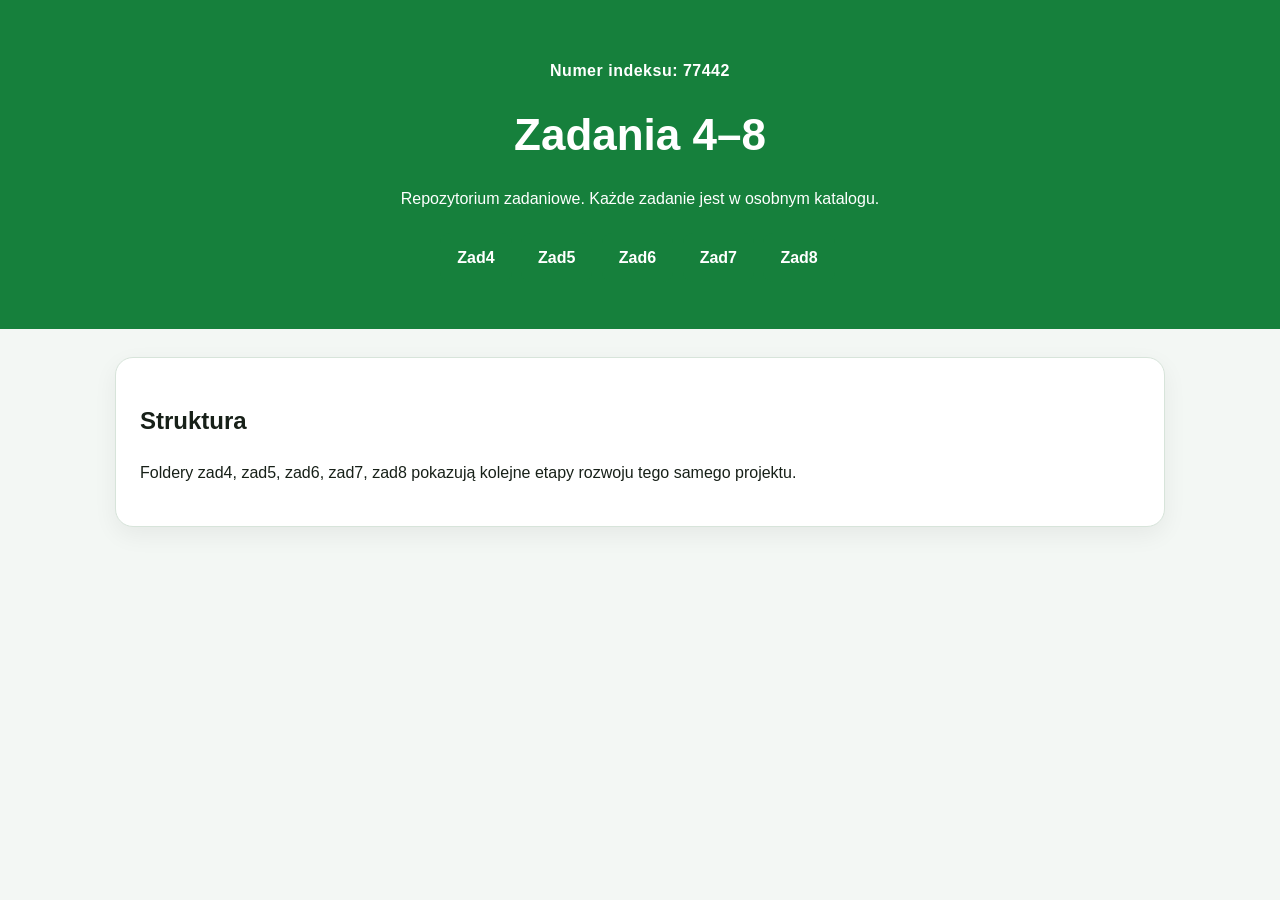
<file: index.html>
<!DOCTYPE html>
<html lang="pl">
<head>
  <meta charset="UTF-8">
  <title>Zadania 4-8 - 77442</title>
  <link rel="stylesheet" href="style.css">
</head>
<body>
  <header class="header">
    <p class="index">Numer indeksu: 77442</p>
    <h1>Zadania 4–8</h1>
    <p>Repozytorium zadaniowe. Każde zadanie jest w osobnym katalogu.</p>
    <a class="link-button" href="zad4/">Zad4</a>
    <a class="link-button" href="zad5/">Zad5</a>
    <a class="link-button" href="zad6/">Zad6</a>
    <a class="link-button" href="zad7/">Zad7</a>
    <a class="link-button" href="zad8/">Zad8</a>
  </header>
  <main class="container">
    <section class="section">
      <h2>Struktura</h2>
      <p>Foldery zad4, zad5, zad6, zad7, zad8 pokazują kolejne etapy rozwoju tego samego projektu.</p>
    </section>
  </main>
</body>
</html>
</file>
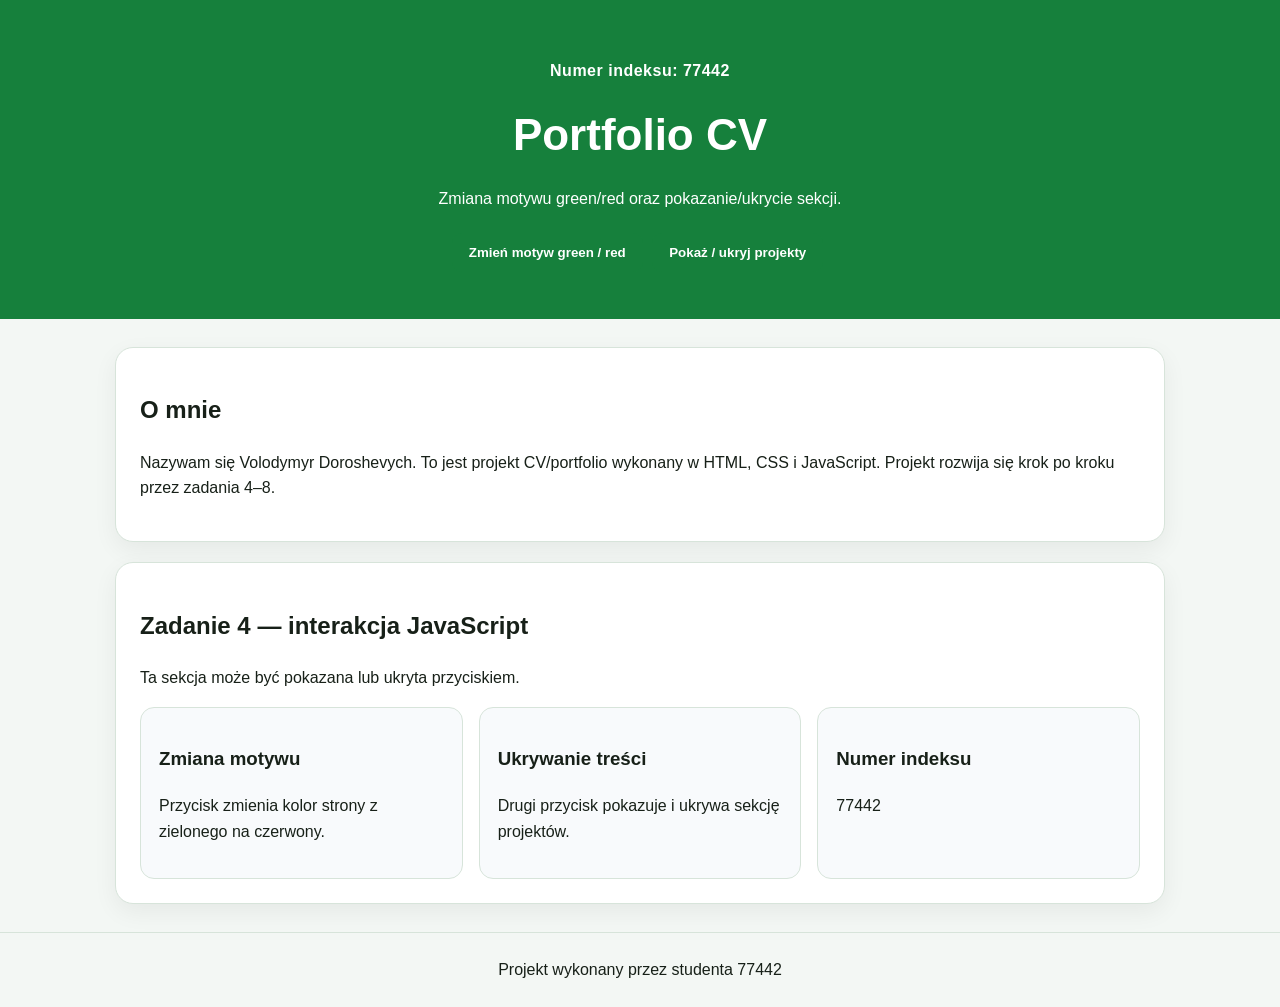
<file: zad4/index.html>
<!DOCTYPE html>
<html lang="pl">
<head>
  <meta charset="UTF-8">
  <meta name="viewport" content="width=device-width, initial-scale=1.0">
  <title>Zadanie 4 - 77442</title>
  <link rel="stylesheet" href="../style.css">
</head>
<body>
  <!-- Numer indeksu w kodzie: 77442 -->
  <header class="header">
    <p class="index">Numer indeksu: 77442</p>
    <h1>Portfolio CV</h1>
    <p>Zmiana motywu green/red oraz pokazanie/ukrycie sekcji.</p>
    <button id="themeBtn" type="button">Zmień motyw green / red</button>
    <button id="toggleProjectsBtn" type="button">Pokaż / ukryj projekty</button>
  </header>

  <main class="container">
    <section class="section">
      <h2>O mnie</h2>
      <p>
        Nazywam się Volodymyr Doroshevych. To jest projekt CV/portfolio wykonany w HTML, CSS i JavaScript.
        Projekt rozwija się krok po kroku przez zadania 4–8.
      </p>
    </section>

    <section class="section" id="projectsSection">
      <h2>Zadanie 4 — interakcja JavaScript</h2>
      <p>Ta sekcja może być pokazana lub ukryta przyciskiem.</p>
      <div class="grid">
        <article class="card">
          <h3>Zmiana motywu</h3>
          <p>Przycisk zmienia kolor strony z zielonego na czerwony.</p>
        </article>
        <article class="card">
          <h3>Ukrywanie treści</h3>
          <p>Drugi przycisk pokazuje i ukrywa sekcję projektów.</p>
        </article>
        <article class="card">
          <h3>Numer indeksu</h3>
          <p>77442</p>
        </article>
      </div>
    </section>

  </main>

  <footer class="footer">
    Projekt wykonany przez studenta 77442
  </footer>

  <script src="script.js"></script>
</body>
</html>
</file>
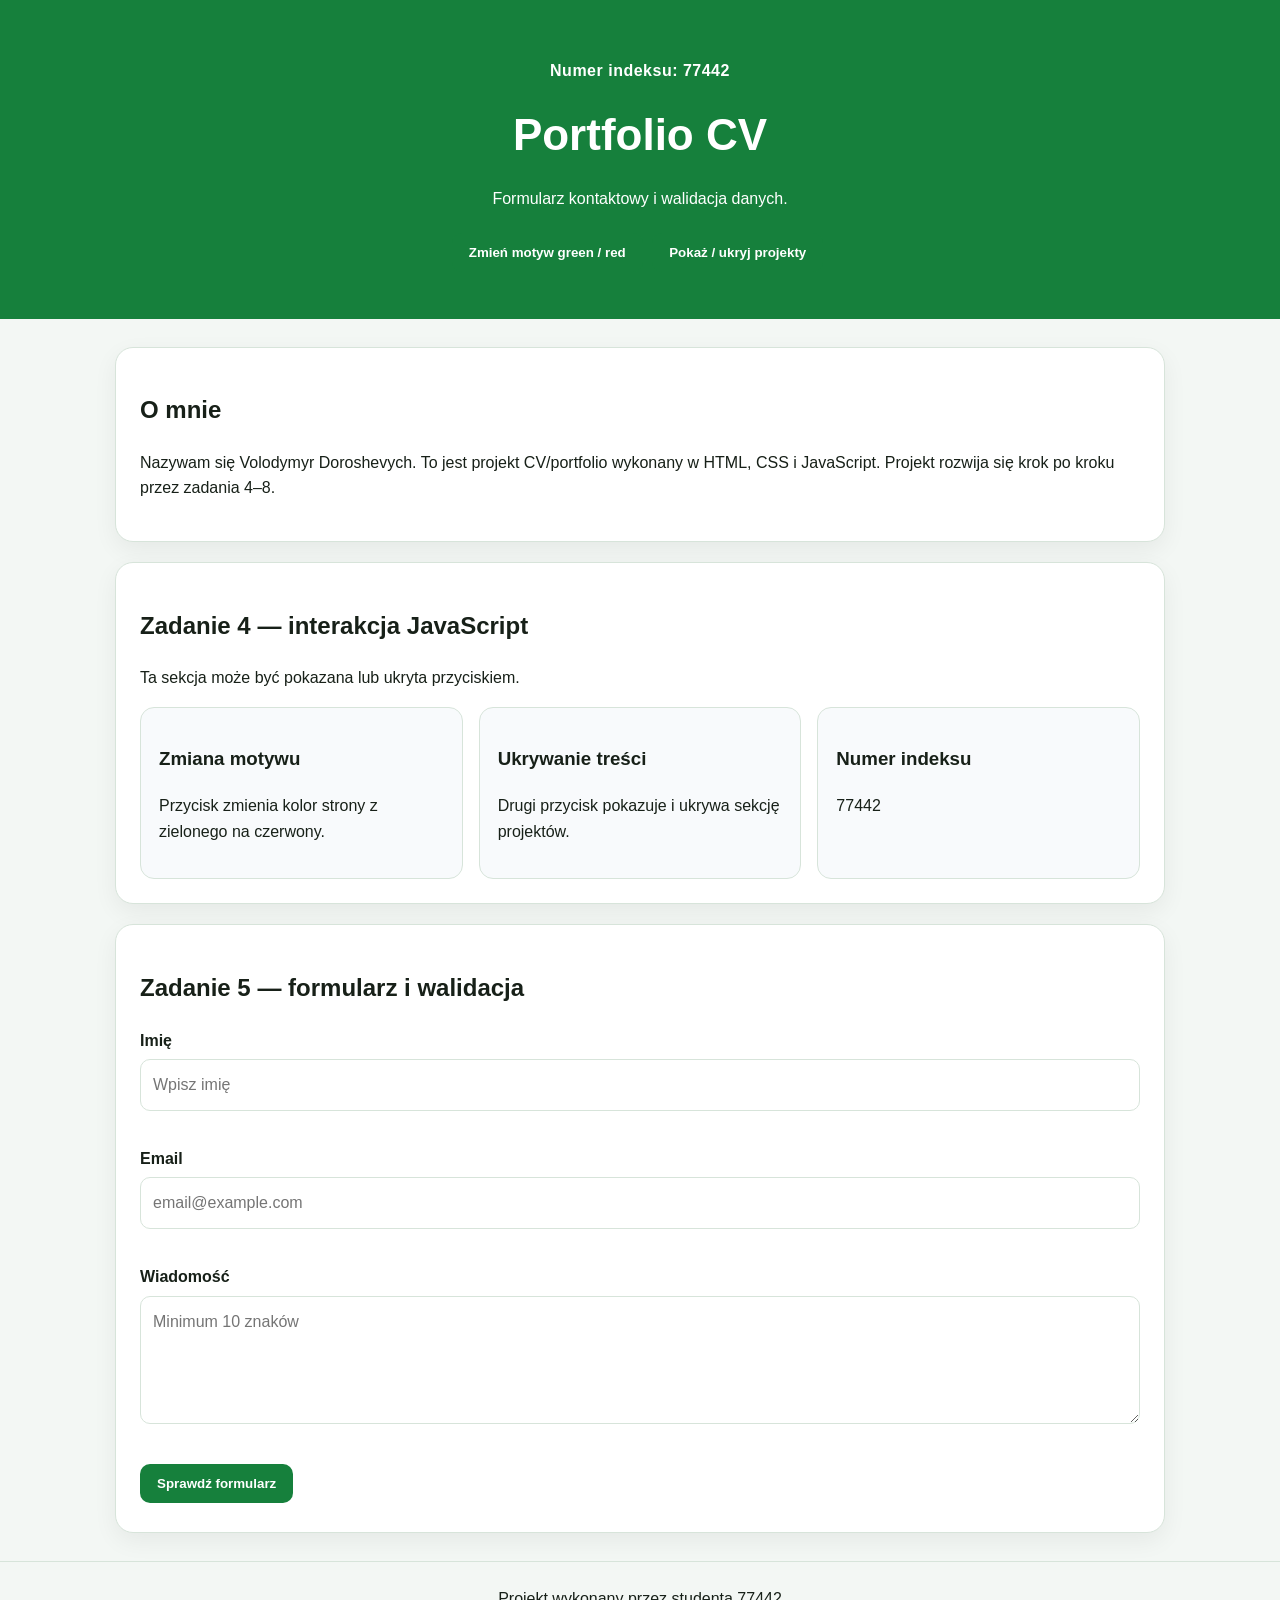
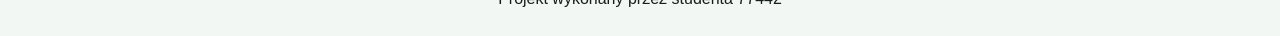
<file: zad5/index.html>
<!DOCTYPE html>
<html lang="pl">
<head>
  <meta charset="UTF-8">
  <meta name="viewport" content="width=device-width, initial-scale=1.0">
  <title>Zadanie 5 - 77442</title>
  <link rel="stylesheet" href="../style.css">
</head>
<body>
  <!-- Numer indeksu w kodzie: 77442 -->
  <header class="header">
    <p class="index">Numer indeksu: 77442</p>
    <h1>Portfolio CV</h1>
    <p>Formularz kontaktowy i walidacja danych.</p>
    <button id="themeBtn" type="button">Zmień motyw green / red</button>
    <button id="toggleProjectsBtn" type="button">Pokaż / ukryj projekty</button>
  </header>

  <main class="container">
    <section class="section">
      <h2>O mnie</h2>
      <p>
        Nazywam się Volodymyr Doroshevych. To jest projekt CV/portfolio wykonany w HTML, CSS i JavaScript.
        Projekt rozwija się krok po kroku przez zadania 4–8.
      </p>
    </section>

    <section class="section" id="projectsSection">
      <h2>Zadanie 4 — interakcja JavaScript</h2>
      <p>Ta sekcja może być pokazana lub ukryta przyciskiem.</p>
      <div class="grid">
        <article class="card">
          <h3>Zmiana motywu</h3>
          <p>Przycisk zmienia kolor strony z zielonego na czerwony.</p>
        </article>
        <article class="card">
          <h3>Ukrywanie treści</h3>
          <p>Drugi przycisk pokazuje i ukrywa sekcję projektów.</p>
        </article>
        <article class="card">
          <h3>Numer indeksu</h3>
          <p>77442</p>
        </article>
      </div>
    </section>

    <section class="section">
      <h2>Zadanie 5 — formularz i walidacja</h2>
      <form id="contactForm" novalidate>
        <label for="name">Imię</label>
        <input id="name" type="text" placeholder="Wpisz imię">
        <p class="error" id="nameError"></p>

        <label for="email">Email</label>
        <input id="email" type="email" placeholder="email@example.com">
        <p class="error" id="emailError"></p>

        <label for="message">Wiadomość</label>
        <textarea id="message" rows="4" placeholder="Minimum 10 znaków"></textarea>
        <p class="error" id="messageError"></p>

        <button type="submit">Sprawdź formularz</button>
      </form>
      <div id="formResult"></div>
    </section>

  </main>

  <footer class="footer">
    Projekt wykonany przez studenta 77442
  </footer>

  <script src="script.js"></script>
</body>
</html>
</file>
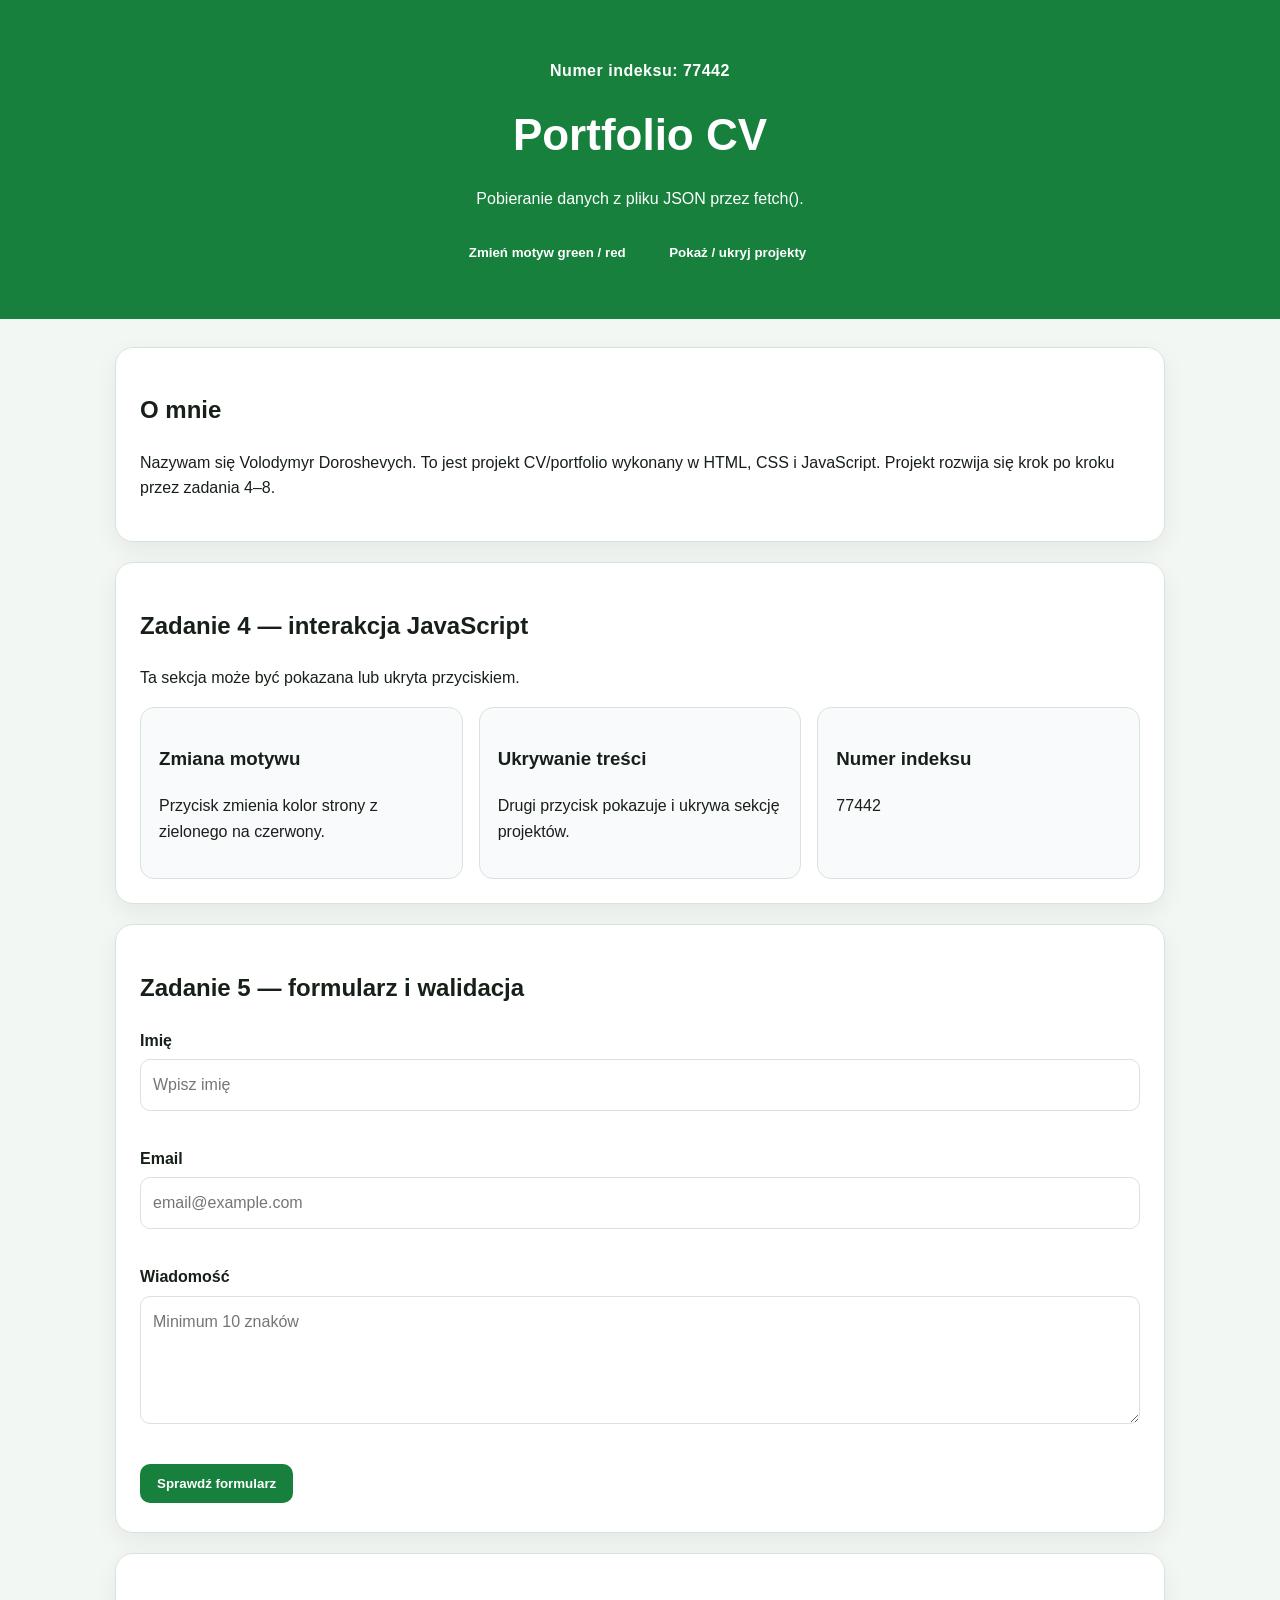
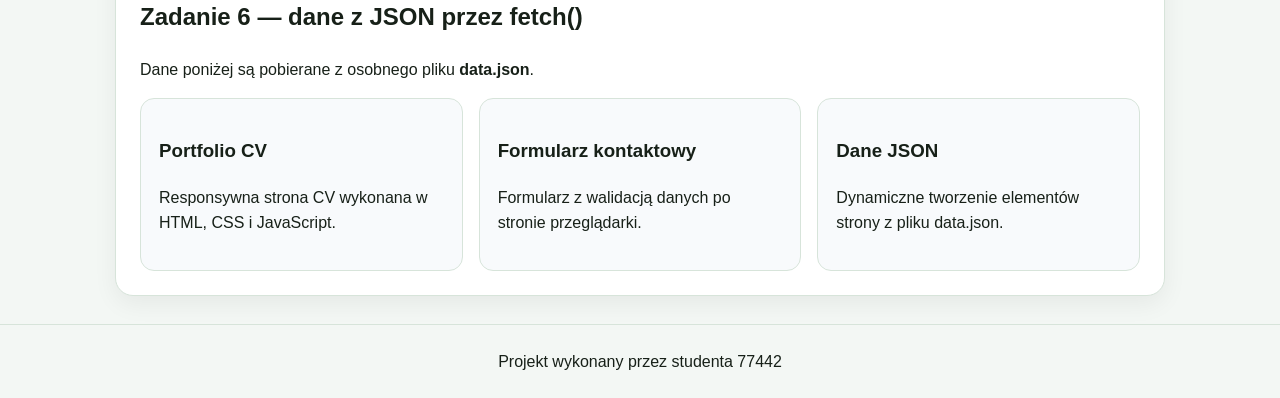
<file: zad6/index.html>
<!DOCTYPE html>
<html lang="pl">
<head>
  <meta charset="UTF-8">
  <meta name="viewport" content="width=device-width, initial-scale=1.0">
  <title>Zadanie 6 - 77442</title>
  <link rel="stylesheet" href="../style.css">
</head>
<body>
  <!-- Numer indeksu w kodzie: 77442 -->
  <header class="header">
    <p class="index">Numer indeksu: 77442</p>
    <h1>Portfolio CV</h1>
    <p>Pobieranie danych z pliku JSON przez fetch().</p>
    <button id="themeBtn" type="button">Zmień motyw green / red</button>
    <button id="toggleProjectsBtn" type="button">Pokaż / ukryj projekty</button>
  </header>

  <main class="container">
    <section class="section">
      <h2>O mnie</h2>
      <p>
        Nazywam się Volodymyr Doroshevych. To jest projekt CV/portfolio wykonany w HTML, CSS i JavaScript.
        Projekt rozwija się krok po kroku przez zadania 4–8.
      </p>
    </section>

    <section class="section" id="projectsSection">
      <h2>Zadanie 4 — interakcja JavaScript</h2>
      <p>Ta sekcja może być pokazana lub ukryta przyciskiem.</p>
      <div class="grid">
        <article class="card">
          <h3>Zmiana motywu</h3>
          <p>Przycisk zmienia kolor strony z zielonego na czerwony.</p>
        </article>
        <article class="card">
          <h3>Ukrywanie treści</h3>
          <p>Drugi przycisk pokazuje i ukrywa sekcję projektów.</p>
        </article>
        <article class="card">
          <h3>Numer indeksu</h3>
          <p>77442</p>
        </article>
      </div>
    </section>

    <section class="section">
      <h2>Zadanie 5 — formularz i walidacja</h2>
      <form id="contactForm" novalidate>
        <label for="name">Imię</label>
        <input id="name" type="text" placeholder="Wpisz imię">
        <p class="error" id="nameError"></p>

        <label for="email">Email</label>
        <input id="email" type="email" placeholder="email@example.com">
        <p class="error" id="emailError"></p>

        <label for="message">Wiadomość</label>
        <textarea id="message" rows="4" placeholder="Minimum 10 znaków"></textarea>
        <p class="error" id="messageError"></p>

        <button type="submit">Sprawdź formularz</button>
      </form>
      <div id="formResult"></div>
    </section>

    <section class="section">
      <h2>Zadanie 6 — dane z JSON przez fetch()</h2>
      <p>Dane poniżej są pobierane z osobnego pliku <strong>data.json</strong>.</p>
      <div class="grid" id="jsonProjects"></div>
    </section>

  </main>

  <footer class="footer">
    Projekt wykonany przez studenta 77442
  </footer>

  <script src="script.js"></script>
</body>
</html>
</file>
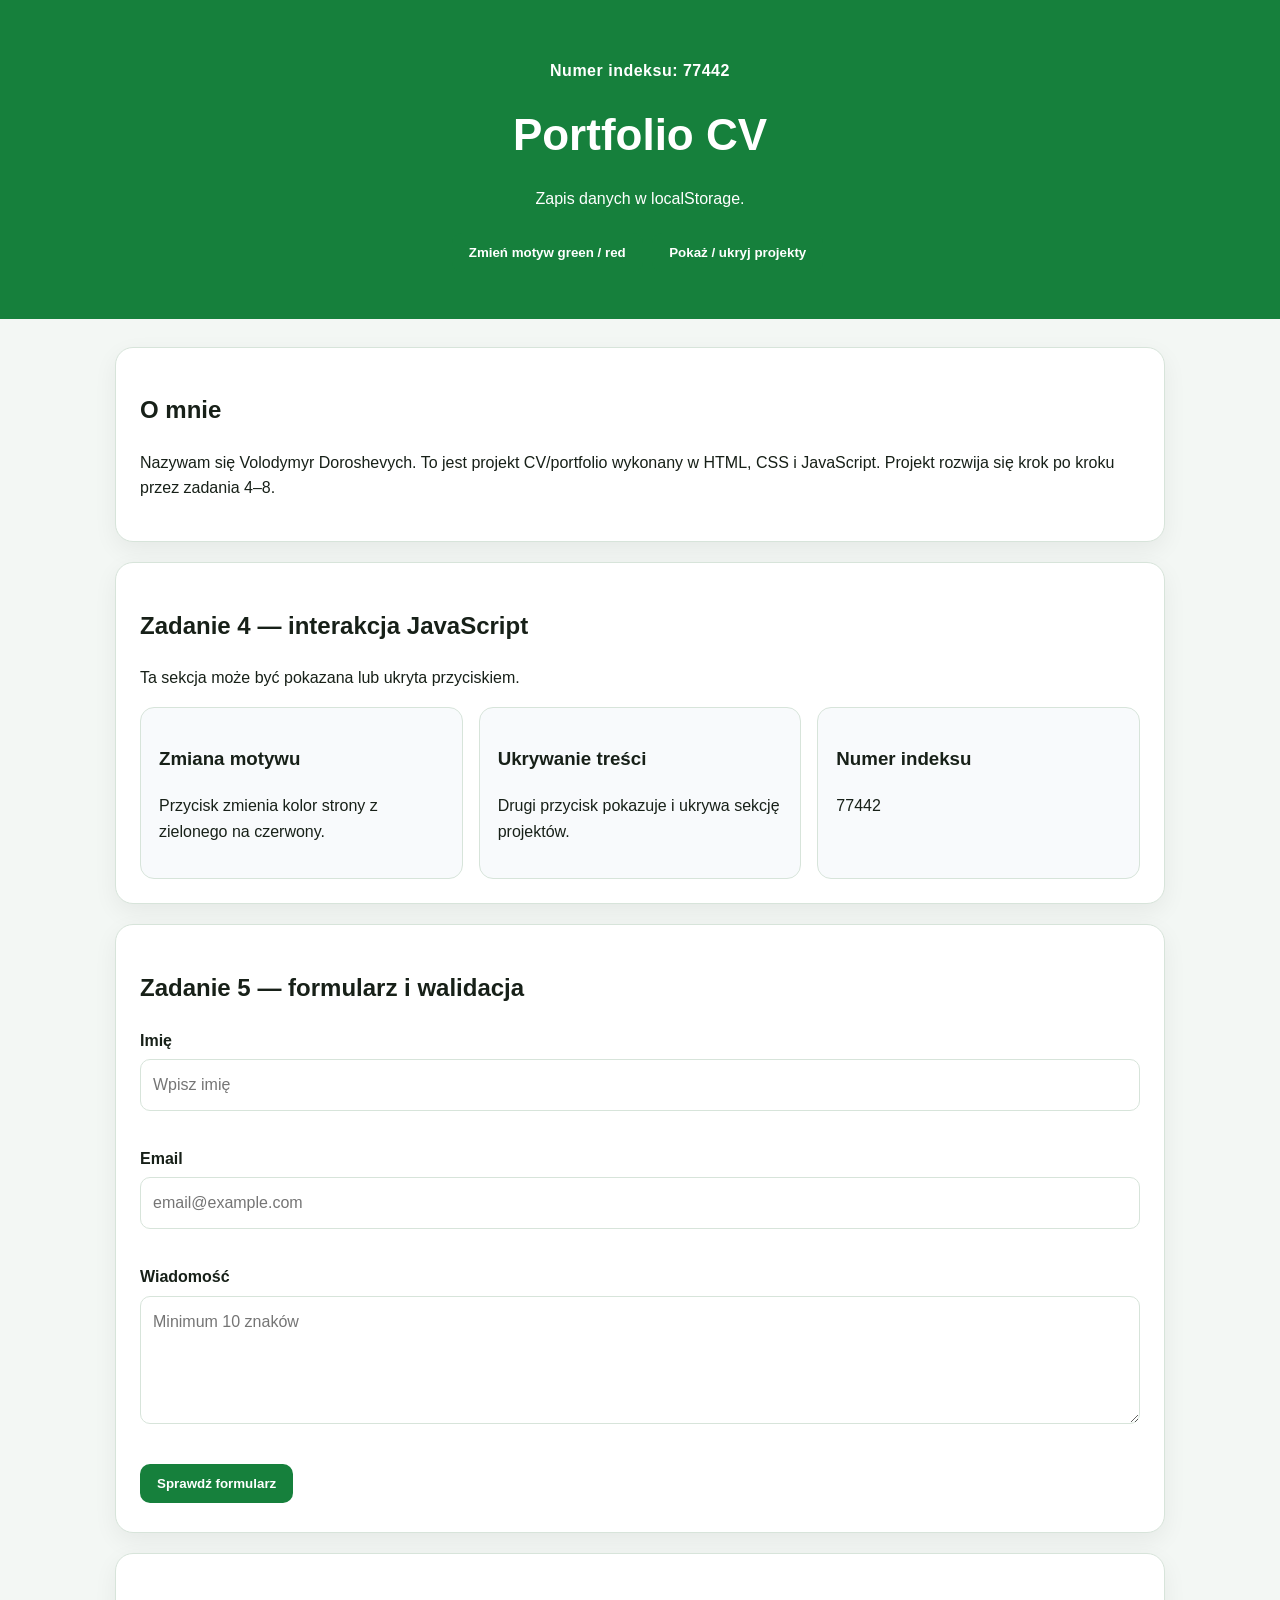
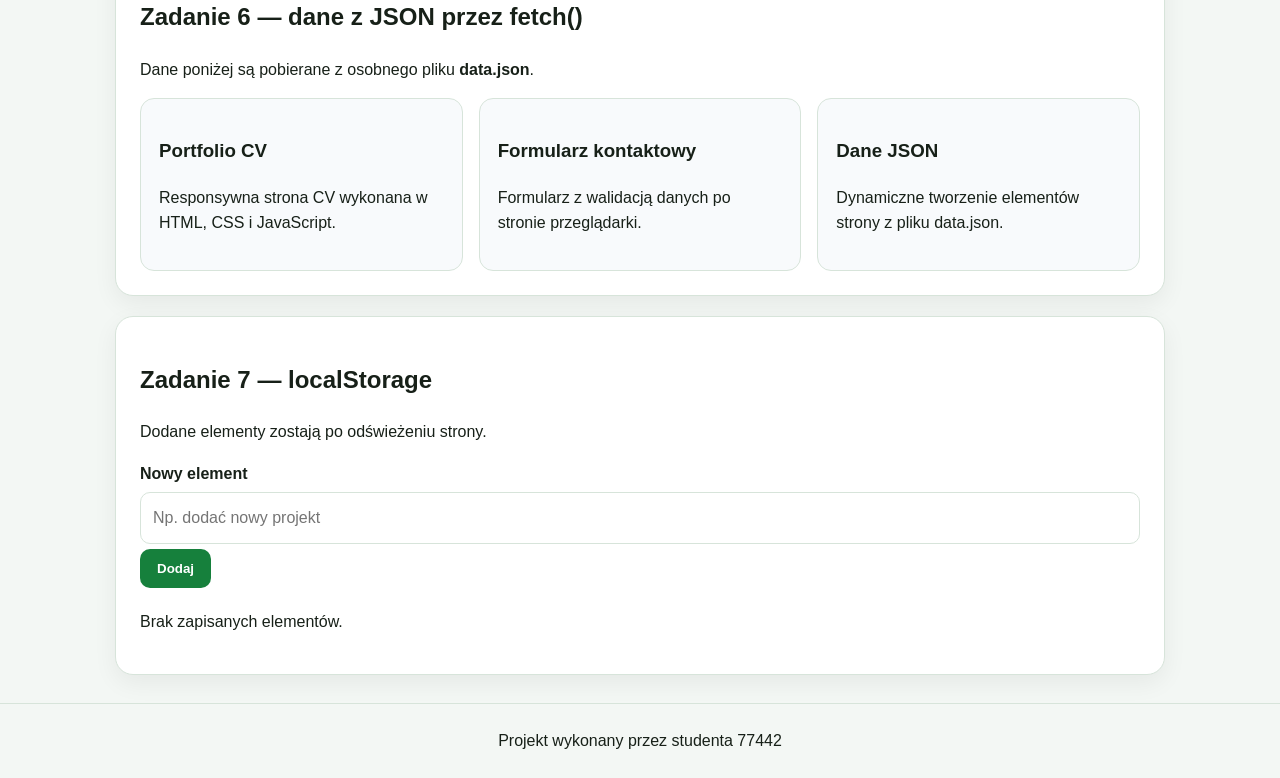
<file: zad7/index.html>
<!DOCTYPE html>
<html lang="pl">
<head>
  <meta charset="UTF-8">
  <meta name="viewport" content="width=device-width, initial-scale=1.0">
  <title>Zadanie 7 - 77442</title>
  <link rel="stylesheet" href="../style.css">
</head>
<body>
  <!-- Numer indeksu w kodzie: 77442 -->
  <header class="header">
    <p class="index">Numer indeksu: 77442</p>
    <h1>Portfolio CV</h1>
    <p>Zapis danych w localStorage.</p>
    <button id="themeBtn" type="button">Zmień motyw green / red</button>
    <button id="toggleProjectsBtn" type="button">Pokaż / ukryj projekty</button>
  </header>

  <main class="container">
    <section class="section">
      <h2>O mnie</h2>
      <p>
        Nazywam się Volodymyr Doroshevych. To jest projekt CV/portfolio wykonany w HTML, CSS i JavaScript.
        Projekt rozwija się krok po kroku przez zadania 4–8.
      </p>
    </section>

    <section class="section" id="projectsSection">
      <h2>Zadanie 4 — interakcja JavaScript</h2>
      <p>Ta sekcja może być pokazana lub ukryta przyciskiem.</p>
      <div class="grid">
        <article class="card">
          <h3>Zmiana motywu</h3>
          <p>Przycisk zmienia kolor strony z zielonego na czerwony.</p>
        </article>
        <article class="card">
          <h3>Ukrywanie treści</h3>
          <p>Drugi przycisk pokazuje i ukrywa sekcję projektów.</p>
        </article>
        <article class="card">
          <h3>Numer indeksu</h3>
          <p>77442</p>
        </article>
      </div>
    </section>

    <section class="section">
      <h2>Zadanie 5 — formularz i walidacja</h2>
      <form id="contactForm" novalidate>
        <label for="name">Imię</label>
        <input id="name" type="text" placeholder="Wpisz imię">
        <p class="error" id="nameError"></p>

        <label for="email">Email</label>
        <input id="email" type="email" placeholder="email@example.com">
        <p class="error" id="emailError"></p>

        <label for="message">Wiadomość</label>
        <textarea id="message" rows="4" placeholder="Minimum 10 znaków"></textarea>
        <p class="error" id="messageError"></p>

        <button type="submit">Sprawdź formularz</button>
      </form>
      <div id="formResult"></div>
    </section>

    <section class="section">
      <h2>Zadanie 6 — dane z JSON przez fetch()</h2>
      <p>Dane poniżej są pobierane z osobnego pliku <strong>data.json</strong>.</p>
      <div class="grid" id="jsonProjects"></div>
    </section>

    <section class="section">
      <h2>Zadanie 7 — localStorage</h2>
      <p>Dodane elementy zostają po odświeżeniu strony.</p>
      <form id="noteForm">
        <label for="noteInput">Nowy element</label>
        <input id="noteInput" type="text" placeholder="Np. dodać nowy projekt">
        <button type="submit">Dodaj</button>
      </form>
      <div id="notesList"></div>
    </section>

  </main>

  <footer class="footer">
    Projekt wykonany przez studenta 77442
  </footer>

  <script src="script.js"></script>
</body>
</html>
</file>
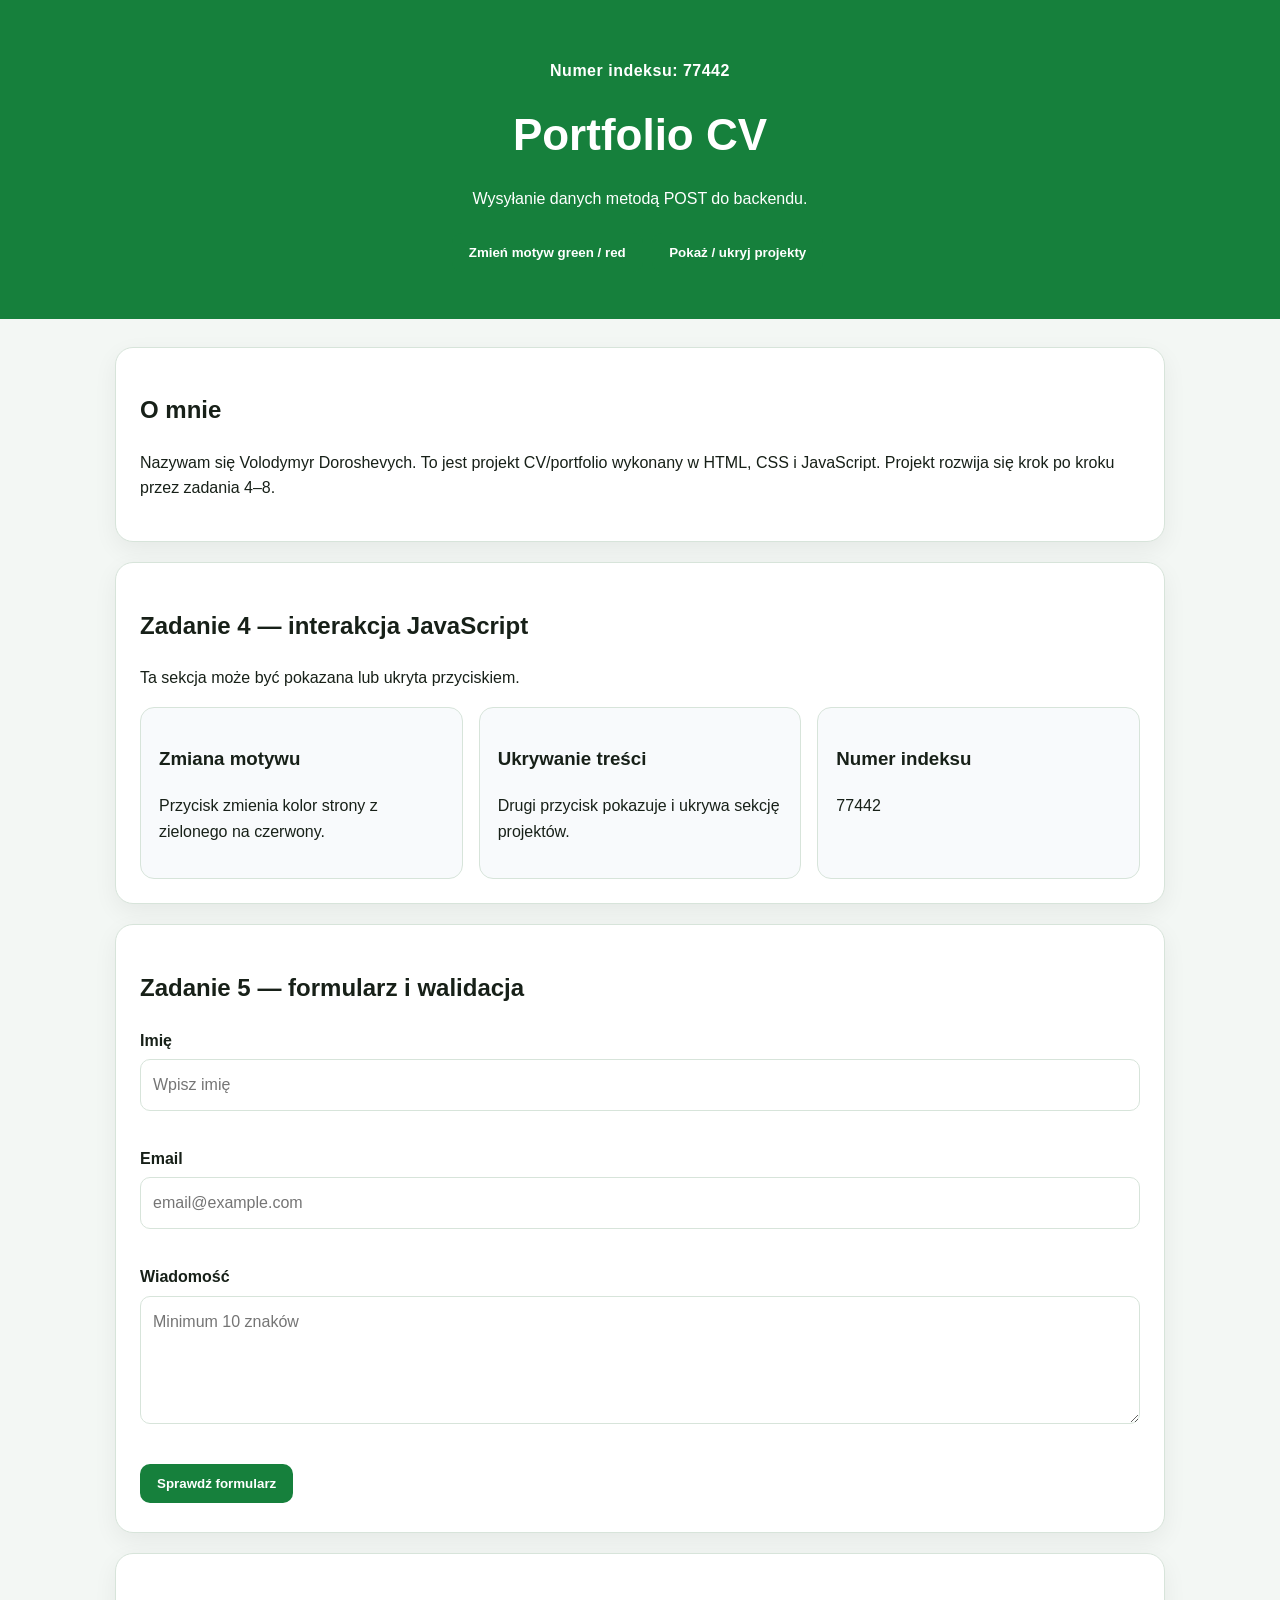
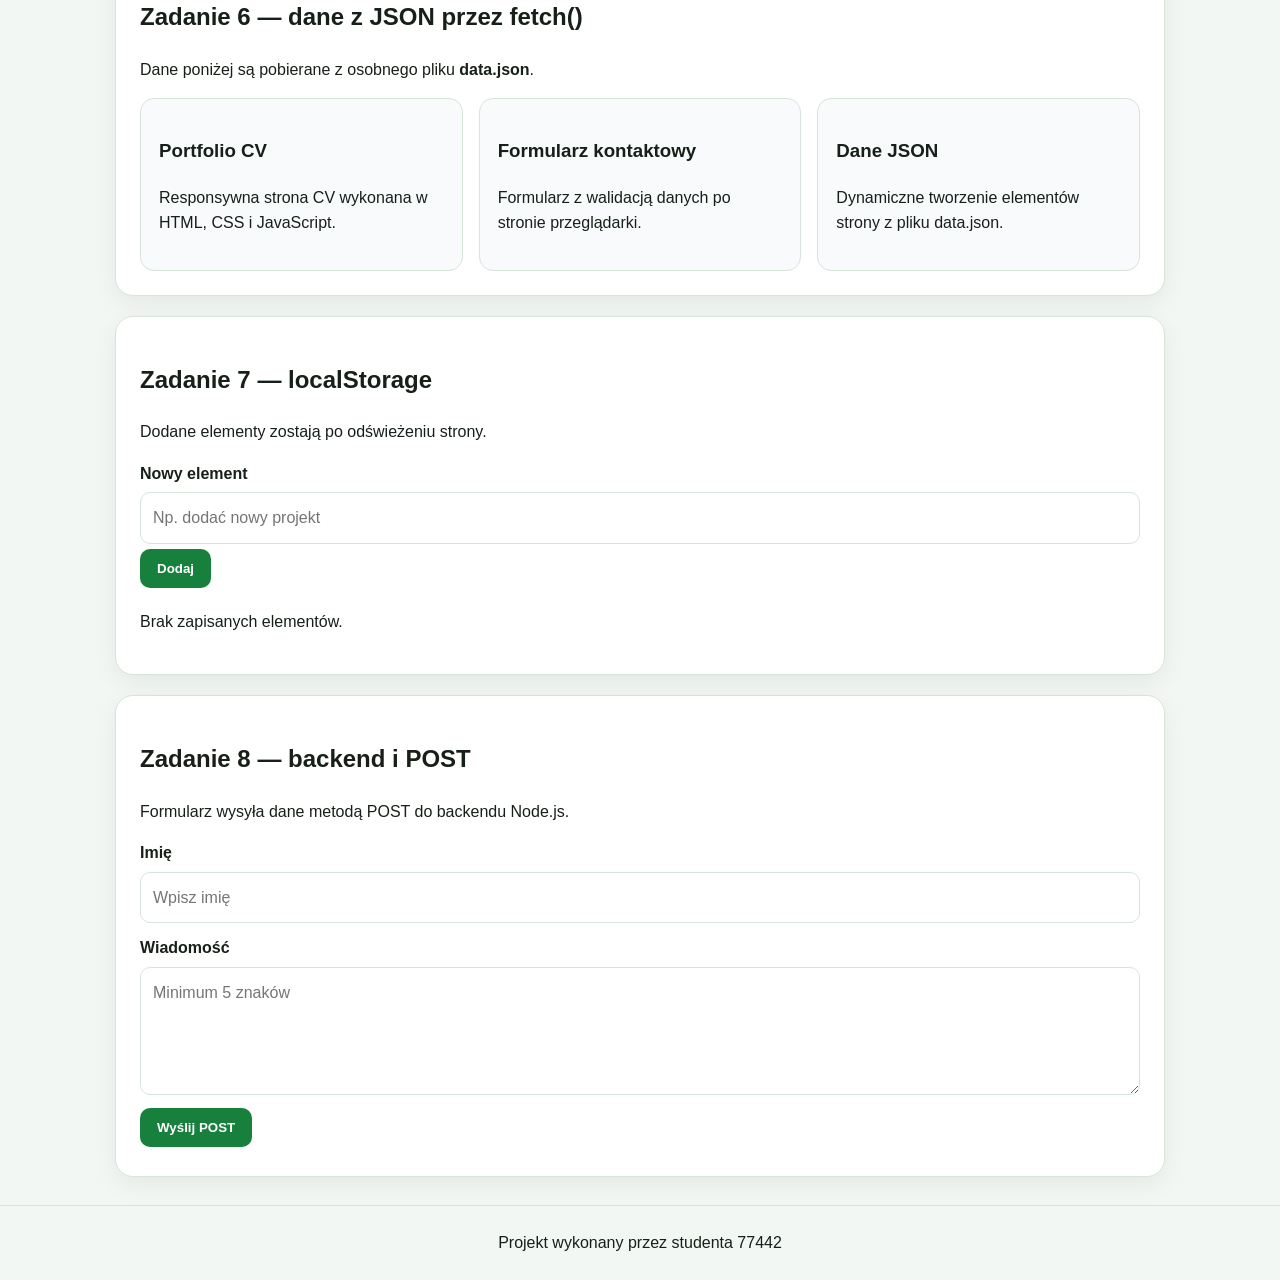
<file: zad8/index.html>
<!DOCTYPE html>
<html lang="pl">
<head>
  <meta charset="UTF-8">
  <meta name="viewport" content="width=device-width, initial-scale=1.0">
  <title>Zadanie 8 - 77442</title>
  <link rel="stylesheet" href="../style.css">
</head>
<body>
  <!-- Numer indeksu w kodzie: 77442 -->
  <header class="header">
    <p class="index">Numer indeksu: 77442</p>
    <h1>Portfolio CV</h1>
    <p>Wysyłanie danych metodą POST do backendu.</p>
    <button id="themeBtn" type="button">Zmień motyw green / red</button>
    <button id="toggleProjectsBtn" type="button">Pokaż / ukryj projekty</button>
  </header>

  <main class="container">
    <section class="section">
      <h2>O mnie</h2>
      <p>
        Nazywam się Volodymyr Doroshevych. To jest projekt CV/portfolio wykonany w HTML, CSS i JavaScript.
        Projekt rozwija się krok po kroku przez zadania 4–8.
      </p>
    </section>

    <section class="section" id="projectsSection">
      <h2>Zadanie 4 — interakcja JavaScript</h2>
      <p>Ta sekcja może być pokazana lub ukryta przyciskiem.</p>
      <div class="grid">
        <article class="card">
          <h3>Zmiana motywu</h3>
          <p>Przycisk zmienia kolor strony z zielonego na czerwony.</p>
        </article>
        <article class="card">
          <h3>Ukrywanie treści</h3>
          <p>Drugi przycisk pokazuje i ukrywa sekcję projektów.</p>
        </article>
        <article class="card">
          <h3>Numer indeksu</h3>
          <p>77442</p>
        </article>
      </div>
    </section>

    <section class="section">
      <h2>Zadanie 5 — formularz i walidacja</h2>
      <form id="contactForm" novalidate>
        <label for="name">Imię</label>
        <input id="name" type="text" placeholder="Wpisz imię">
        <p class="error" id="nameError"></p>

        <label for="email">Email</label>
        <input id="email" type="email" placeholder="email@example.com">
        <p class="error" id="emailError"></p>

        <label for="message">Wiadomość</label>
        <textarea id="message" rows="4" placeholder="Minimum 10 znaków"></textarea>
        <p class="error" id="messageError"></p>

        <button type="submit">Sprawdź formularz</button>
      </form>
      <div id="formResult"></div>
    </section>

    <section class="section">
      <h2>Zadanie 6 — dane z JSON przez fetch()</h2>
      <p>Dane poniżej są pobierane z osobnego pliku <strong>data.json</strong>.</p>
      <div class="grid" id="jsonProjects"></div>
    </section>

    <section class="section">
      <h2>Zadanie 7 — localStorage</h2>
      <p>Dodane elementy zostają po odświeżeniu strony.</p>
      <form id="noteForm">
        <label for="noteInput">Nowy element</label>
        <input id="noteInput" type="text" placeholder="Np. dodać nowy projekt">
        <button type="submit">Dodaj</button>
      </form>
      <div id="notesList"></div>
    </section>

    <section class="section">
      <h2>Zadanie 8 — backend i POST</h2>
      <p>Formularz wysyła dane metodą POST do backendu Node.js.</p>
      <form id="backendForm">
        <label for="backendName">Imię</label>
        <input id="backendName" type="text" placeholder="Wpisz imię">

        <label for="backendMessage">Wiadomość</label>
        <textarea id="backendMessage" rows="4" placeholder="Minimum 5 znaków"></textarea>

        <button type="submit">Wyślij POST</button>
      </form>
      <div id="backendResult"></div>
    </section>

  </main>

  <footer class="footer">
    Projekt wykonany przez studenta 77442
  </footer>

  <script src="script.js"></script>
</body>
</html>
</file>
<file: style.css>
:root {
  --bg: #f3f7f4;
  --text: #172018;
  --card: #ffffff;
  --accent: #16803c;
  --accent-dark: #0f5c2a;
  --border: #d7e4da;
  --error: #b91c1c;
}

body.red-theme {
  --bg: #fff4f3;
  --text: #2b1110;
  --accent: #d3312b;
  --accent-dark: #9f201b;
  --border: #efc7c3;
}

* {
  box-sizing: border-box;
}

body {
  margin: 0;
  font-family: Arial, Helvetica, sans-serif;
  background: var(--bg);
  color: var(--text);
  line-height: 1.6;
}

.header {
  background: var(--accent);
  color: white;
  padding: 42px 20px;
  text-align: center;
}

.header h1 {
  margin: 8px 0;
  font-size: 44px;
}

.index {
  font-weight: bold;
  letter-spacing: .5px;
}

.container {
  width: min(1050px, 92%);
  margin: 28px auto;
}

.section {
  background: var(--card);
  border: 1px solid var(--border);
  border-radius: 18px;
  padding: 24px;
  margin-bottom: 20px;
  box-shadow: 0 8px 24px rgba(0,0,0,.06);
}

.grid {
  display: grid;
  grid-template-columns: repeat(auto-fit, minmax(230px, 1fr));
  gap: 16px;
}

.card {
  background: #f8fafc;
  border: 1px solid var(--border);
  border-radius: 14px;
  padding: 18px;
}

button,
.link-button {
  display: inline-block;
  border: 0;
  background: var(--accent);
  color: white;
  padding: 12px 17px;
  margin: 5px 5px 5px 0;
  border-radius: 10px;
  font-weight: bold;
  cursor: pointer;
  text-decoration: none;
}

button:hover,
.link-button:hover {
  background: var(--accent-dark);
}

.hidden {
  display: none;
}

label {
  display: block;
  margin-top: 12px;
  font-weight: bold;
}

input,
textarea {
  width: 100%;
  margin-top: 6px;
  padding: 12px;
  border-radius: 10px;
  border: 1px solid var(--border);
  font: inherit;
}

.error {
  color: var(--error);
  font-size: 14px;
  min-height: 18px;
  margin: 5px 0;
}

.success {
  margin-top: 12px;
  padding: 12px;
  border-radius: 10px;
  background: #dcfce7;
  color: #14532d;
  border: 1px solid #86efac;
  font-weight: bold;
}

.note-row {
  display: flex;
  justify-content: space-between;
  gap: 12px;
  align-items: center;
  background: #f8fafc;
  border: 1px solid var(--border);
  border-radius: 12px;
  padding: 12px;
  margin-top: 10px;
}

.footer {
  text-align: center;
  padding: 24px;
  border-top: 1px solid var(--border);
}
</file>
